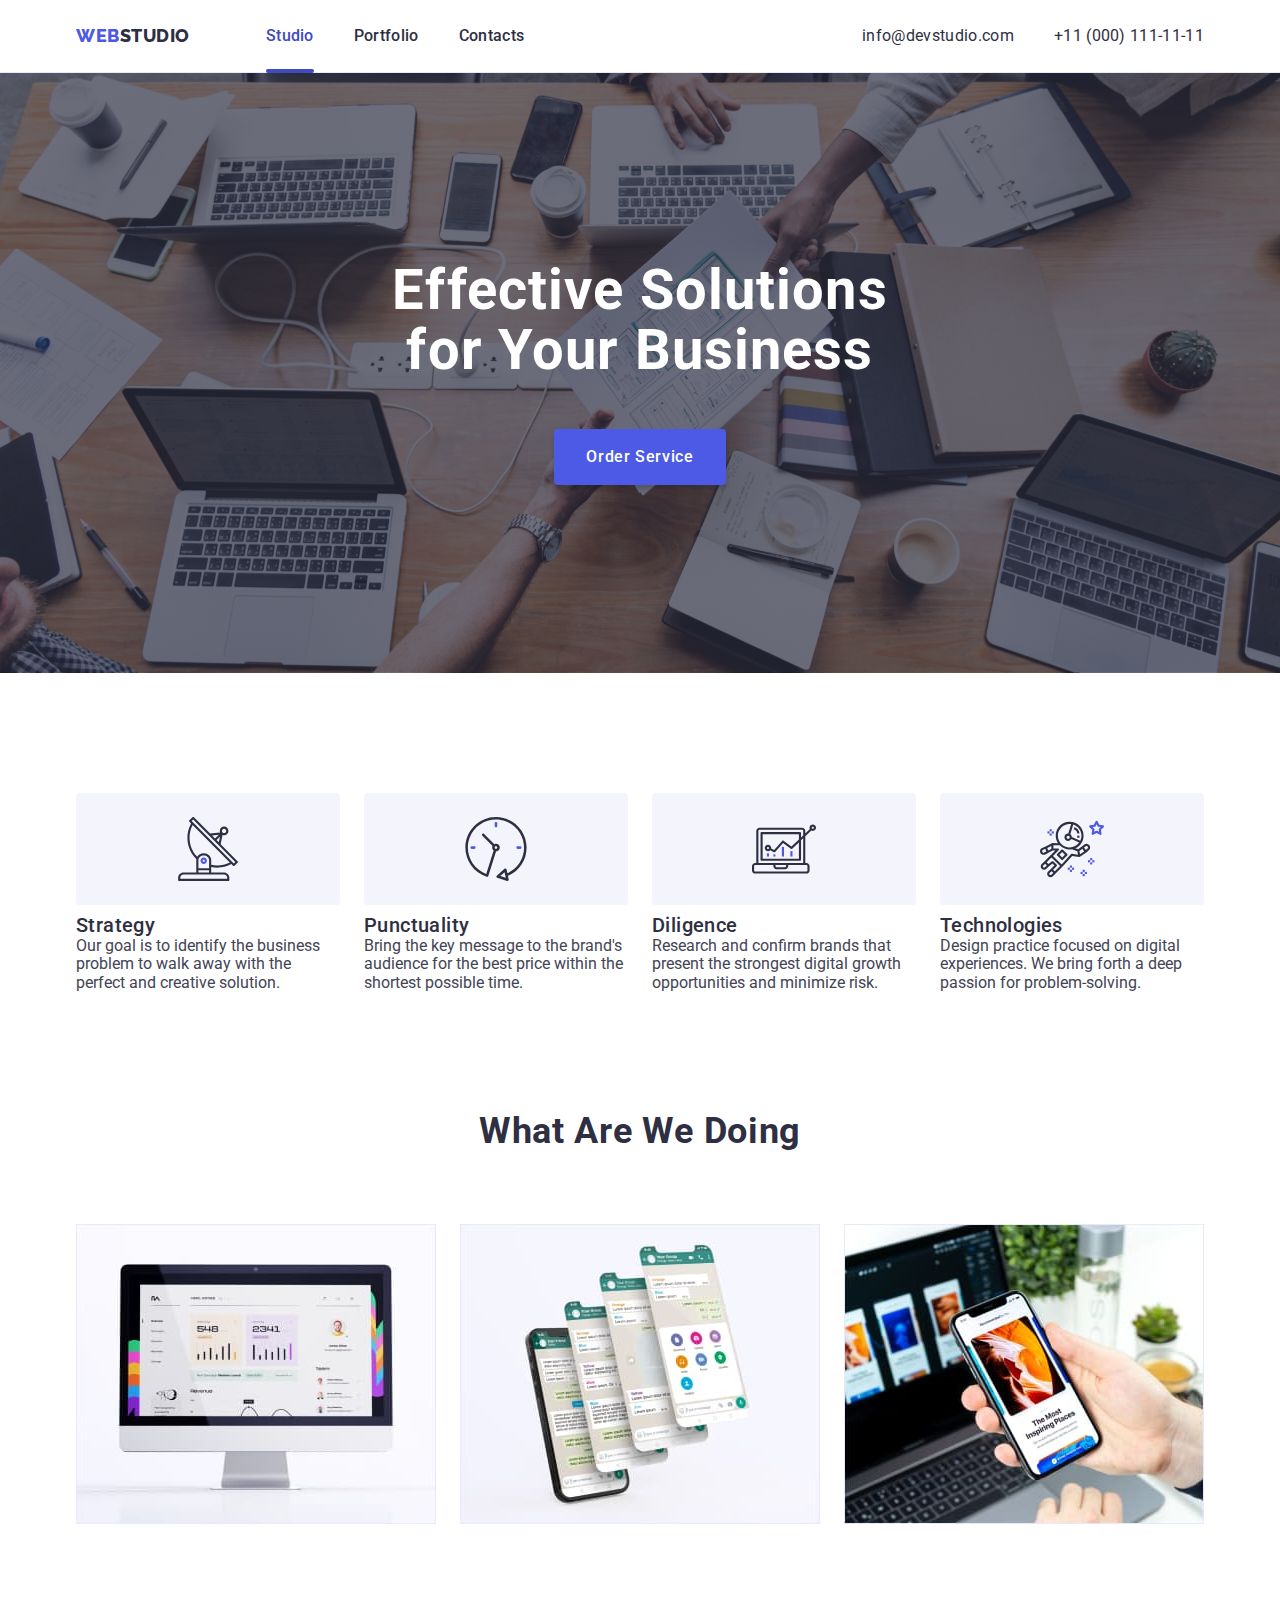
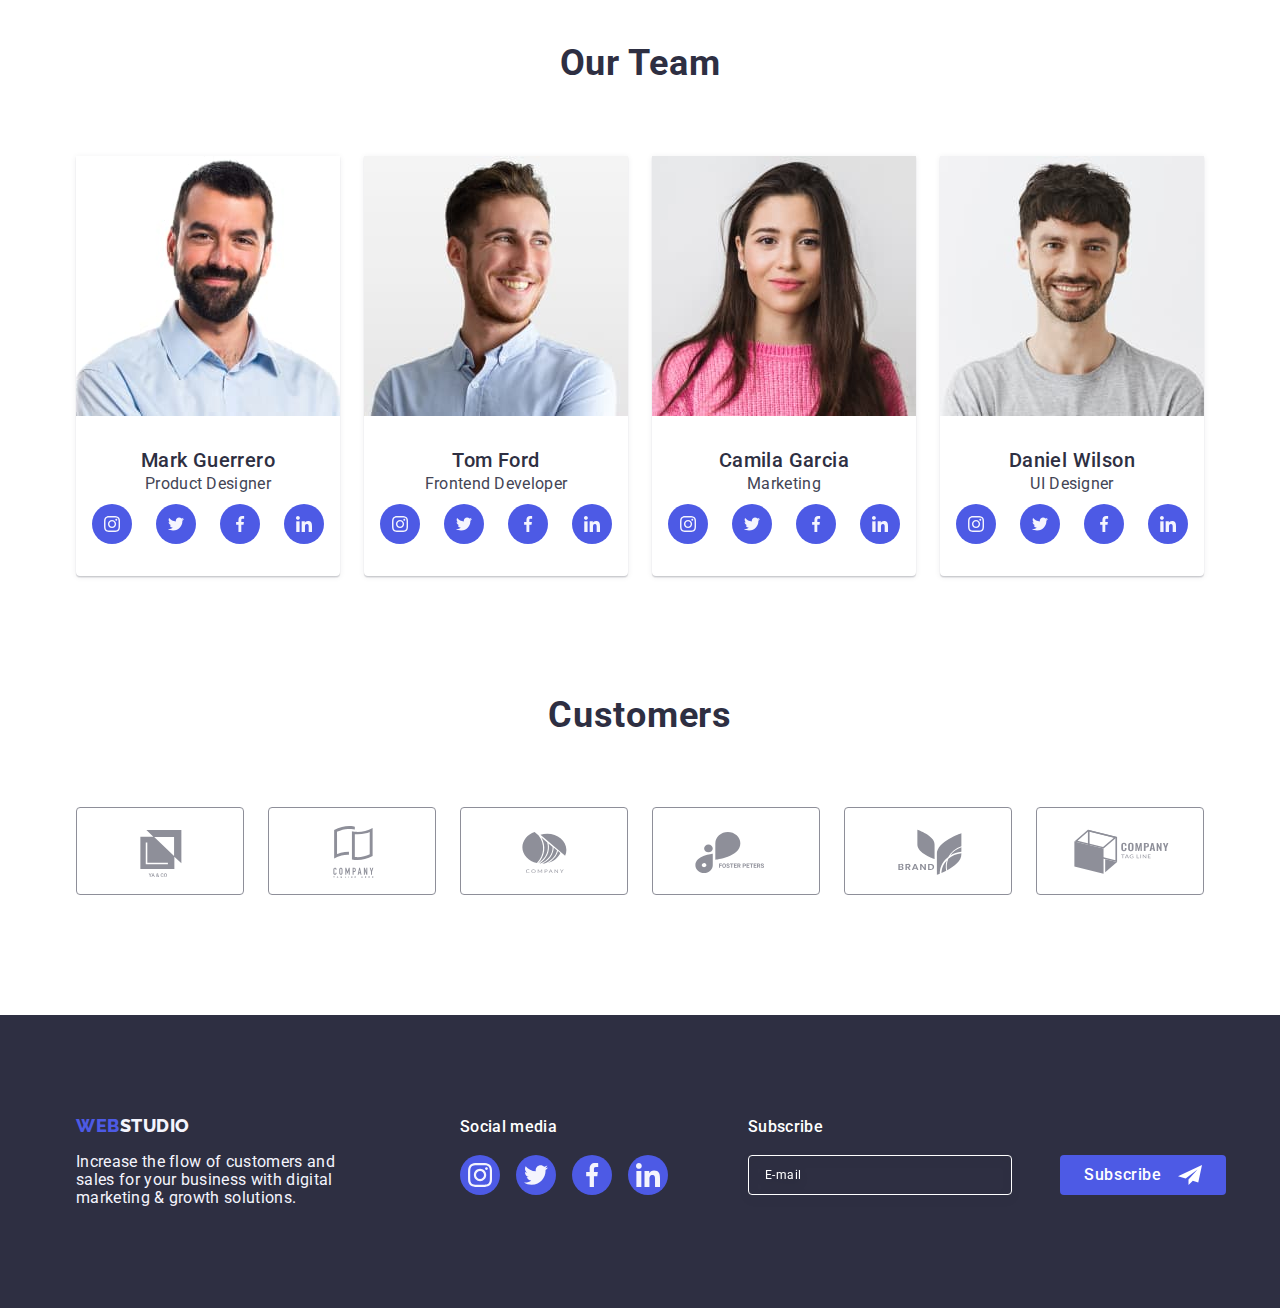
<file: index.html>
<!DOCTYPE html>
<html lang="en">
  <head>
    <meta charset="UTF-8" />
    <meta http-equiv="X-UA-Compatible" content="IE=edge" />
    <meta name="viewport" content="width=device-width, initial-scale=1.0" />
    <title>Effective Solutions for Your Business</title>
    <link rel="preconnect" href="https://fonts.googleapis.com" />
    <link rel="preconnect" href="https://fonts.gstatic.com" crossorigin />
    <link
      href="https://fonts.googleapis.com/css2?family=Raleway:wght@800&family=Roboto:wght@400;500;700&display=swap"
      rel="stylesheet"
    />
    <link
      rel="stylesheet"
      href="https://cdn.jsdelivr.net/npm/modern-normalize@1.1.0/modern-normalize.min.css"
    />
    <link rel="stylesheet" href="./css/style.css" />
  </head>
  <body>
    <!-- Header -->
    <header class="header-block">
      <div class="page-header-container container">
        <nav class="main-navigation">
          <a class="logo-link link" href="./index.html">
            Web<span class="color-logo">Studio</span>
          </a>
          <ul class="menu-list list">
            <li class="menu-item">
              <a class="menu-link current-page link" href="./index.html"
                >Studio</a
              >
            </li>
            <li class="menu-item">
              <a class="menu-link link" href="./portfolio.html">Portfolio</a>
            </li>
            <li class="menu-item">
              <a class="menu-link link" href="./index.html">Contacts</a>
            </li>
          </ul>
        </nav>
        <address class="main-adress">
          <ul class="adress-list list">
            <li class="adress-item">
              <a class="adress-link link" href="mailto:info@devstudio.com"
                >info@devstudio.com</a
              >
            </li>
            <li>
              <a class="adress-link link" href="tel:+110001111111"
                >+11 (000) 111-11-11</a
              >
            </li>
          </ul>
        </address>
      </div>
    </header>
    <!-- Sections -->
    <main class="main">
      <!-- Hero -->
      <section class="hero">
        <div class="container">
          <h1 class="hero-title">
            Effective Solutions<br />
            for Your Business
          </h1>
          <button class="hero-btn" type="button" data-modal-open>
            Order Service
          </button>
        </div>
      </section>
      <!-- Features -->
      <section class="features">
        <div class="container">
          <h2 class="hidden-title">How are we work</h2>
          <ul class="features-list list">
            <li class="features-item list">
              <div class="features-icon-wrapper">
                <svg class="features-icon" width="64" height="64">
                  <use href="./images/icons.svg#icon-antenna"></use>
                </svg>
              </div>
              <h3 class="features-title">Strategy</h3>
              <p class="features-desc link">
                Our goal is to identify the business problem to walk away with
                the perfect and creative solution.
              </p>
            </li>
            <li class="features-item list">
              <div class="features-icon-wrapper">
                <svg class="features-icon" width="64" height="64">
                  <use href="./images/icons.svg#icon-clock"></use>
                </svg>
              </div>
              <h3 class="features-title">Punctuality</h3>
              <p class="features-desc link">
                Bring the key message to the brand's audience for the best price
                within the shortest possible time.
              </p>
            </li>
            <li class="features-item list">
              <div class="features-icon-wrapper">
                <svg class="features-icon" width="64" height="64">
                  <use href="./images/icons.svg#icon-diagram"></use>
                </svg>
              </div>
              <h3 class="features-title">Diligence</h3>
              <p class="features-desc link">
                Research and confirm brands that present the strongest digital
                growth opportunities and minimize risk.
              </p>
            </li>
            <li class="features-item list">
              <div class="features-icon-wrapper">
                <svg class="features-icon" width="64" height="64">
                  <use href="./images/icons.svg#icon-astronaut"></use>
                </svg>
              </div>
              <h3 class="features-title">Technologies</h3>
              <p class="features-desc link">
                Design practice focused on digital experiences. We bring forth a
                deep passion for problem-solving.
              </p>
            </li>
          </ul>
        </div>
      </section>
      <!-- Services -->
      <section class="services">
        <div class="container">
          <h2 class="services-title">What are we doing</h2>
          <ul class="services-list list">
            <li class="services-item">
              <img
                class="services-link"
                src="./images/what-are-we-doing/rectangle-1.jpg"
                alt="Monitor"
                width="360"
                height="300"
              />
            </li>
            <li class="services-item">
              <img
                class="services-link"
                src="./images/what-are-we-doing/rectangle-2.jpg"
                alt="Four phone screens"
                width="360"
                height="300"
              />
            </li>
            <li class="services-item">
              <img
                class="services-link"
                src="./images/what-are-we-doing/rectangle-3.jpg"
                alt="Monitor and phone"
                width="360"
                height="300"
              />
            </li>
          </ul>
        </div>
      </section>
      <!-- Our team -->
      <section class="team">
        <div class="container">
          <h2 class="team-title">Our Team</h2>
          <ul class="team-list list">
            <li class="team-item">
              <img
                class="team-pictures"
                src="./images/our-team/mark-guerrero.jpg"
                alt="Mark Guerrero"
                width="264"
                height="260"
              />
              <div class="our-team-card-wrapper">
                <h3 class="team-name">Mark Guerrero</h3>
                <p class="team-link link">Product Designer</p>
                <ul class="social-list list">
                  <li class="social-list-item">
                    <a href="" class="social-list-link link">
                      <svg class="social-list-icon" width="16" height="16">
                        <use href="./images/icons.svg#icon-instagram"></use>
                      </svg>
                    </a>
                  </li>
                  <li class="social-list-item">
                    <a href="" class="social-list-link link">
                      <svg class="social-list-icon" width="16" height="16">
                        <use href="./images/icons.svg#icon-twitter"></use>
                      </svg>
                    </a>
                  </li>
                  <li class="social-list-item">
                    <a href="" class="social-list-link link">
                      <svg class="social-list-icon" width="16" height="16">
                        <use href="./images/icons.svg#icon-facebook"></use>
                      </svg>
                    </a>
                  </li>
                  <li class="social-list-item">
                    <a href="" class="social-list-link link">
                      <svg class="social-list-icon" width="16" height="16">
                        <use href="./images/icons.svg#icon-linkedin"></use>
                      </svg>
                    </a>
                  </li>
                </ul>
              </div>
            </li>
            <li class="team-item">
              <img
                class="team-pictures"
                src="./images/our-team/tom-ford.jpg"
                alt="Tom Ford"
                width="264"
                height="260"
              />
              <div class="our-team-card-wrapper">
                <h3 class="team-name">Tom Ford</h3>
                <p class="team-link link">Frontend Developer</p>
                <ul class="social-list list">
                  <li class="social-list-item">
                    <a href="" class="social-list-link link">
                      <svg class="social-list-icon" width="16" height="16">
                        <use href="./images/icons.svg#icon-instagram"></use>
                      </svg>
                    </a>
                  </li>
                  <li class="social-list-item">
                    <a href="" class="social-list-link link">
                      <svg class="social-list-icon" width="16" height="16">
                        <use href="./images/icons.svg#icon-twitter"></use>
                      </svg>
                    </a>
                  </li>
                  <li class="social-list-item">
                    <a href="" class="social-list-link link">
                      <svg class="social-list-icon" width="16" height="16">
                        <use href="./images/icons.svg#icon-facebook"></use>
                      </svg>
                    </a>
                  </li>
                  <li class="social-list-item">
                    <a href="" class="social-list-link link">
                      <svg class="social-list-icon" width="16" height="16">
                        <use href="./images/icons.svg#icon-linkedin"></use>
                      </svg>
                    </a>
                  </li>
                </ul>
              </div>
            </li>
            <li class="team-item">
              <img
                class="team-pictures"
                src="./images/our-team/camila-garcia.jpg"
                alt="Camila Garcia"
                width="264"
                height="260"
              />
              <div class="our-team-card-wrapper">
                <h3 class="team-name">Camila Garcia</h3>
                <p class="team-link link">Marketing</p>
                <ul class="social-list list">
                  <li class="social-list-item">
                    <a href="" class="social-list-link link">
                      <svg class="social-list-icon" width="16" height="16">
                        <use href="./images/icons.svg#icon-instagram"></use>
                      </svg>
                    </a>
                  </li>
                  <li class="social-list-item">
                    <a href="" class="social-list-link link">
                      <svg class="social-list-icon" width="16" height="16">
                        <use href="./images/icons.svg#icon-twitter"></use>
                      </svg>
                    </a>
                  </li>
                  <li class="social-list-item">
                    <a href="" class="social-list-link link">
                      <svg class="social-list-icon" width="16" height="16">
                        <use href="./images/icons.svg#icon-facebook"></use>
                      </svg>
                    </a>
                  </li>
                  <li class="social-list-item">
                    <a href="" class="social-list-link link">
                      <svg class="social-list-icon" width="16" height="16">
                        <use href="./images/icons.svg#icon-linkedin"></use>
                      </svg>
                    </a>
                  </li>
                </ul>
              </div>
            </li>
            <li class="team-item">
              <img
                class="team-pictures"
                src="./images/our-team/daniel-wilson.jpg"
                alt="Daniel Wilson"
                width="264"
                height="260"
              />
              <div class="our-team-card-wrapper">
                <h3 class="team-name">Daniel Wilson</h3>
                <p class="team-link link">UI Designer</p>
                <ul class="social-list list">
                  <li class="social-list-item">
                    <a href="" class="social-list-link link">
                      <svg class="social-list-icon" width="16" height="16">
                        <use href="./images/icons.svg#icon-instagram"></use>
                      </svg>
                    </a>
                  </li>
                  <li class="social-list-item">
                    <a href="" class="social-list-link link">
                      <svg class="social-list-icon" width="16" height="16">
                        <use href="./images/icons.svg#icon-twitter"></use>
                      </svg>
                    </a>
                  </li>
                  <li class="social-list-item">
                    <a href="" class="social-list-link link">
                      <svg class="social-list-icon" width="16" height="16">
                        <use href="./images/icons.svg#icon-facebook"></use>
                      </svg>
                    </a>
                  </li>
                  <li class="social-list-item">
                    <a href="" class="social-list-link link">
                      <svg class="social-list-icon" width="16" height="16">
                        <use href="./images/icons.svg#icon-linkedin"></use>
                      </svg>
                    </a>
                  </li>
                </ul>
              </div>
            </li>
          </ul>
        </div>
      </section>
      <!-- Customers -->
      <section class="customers section">
        <div class="container">
          <h2 class="custumers-title">Customers</h2>
          <ul class="customers-list list">
            <li class="customers-list-item">
              <a class="customers-link" href="#">
                <svg class="customers-icon" width="104" height="56">
                  <use href="./images/icons.svg#icon-client1"></use>
                </svg>
              </a>
            </li>
            <li class="customers-list-item">
              <a class="customers-link" href="#">
                <svg class="customers-icon" width="104" height="56">
                  <use href="./images/icons.svg#icon-client2"></use>
                </svg>
              </a>
            </li>
            <li class="customers-list-item">
              <a class="customers-link" href="#">
                <svg class="customers-icon" width="104" height="56">
                  <use href="./images/icons.svg#icon-client3"></use>
                </svg>
              </a>
            </li>
            <li class="customers-list-item">
              <a class="customers-link" href="#">
                <svg class="customers-icon" width="104" height="56">
                  <use href="./images/icons.svg#icon-client4"></use>
                </svg>
              </a>
            </li>
            <li class="customers-list-item">
              <a class="customers-link" href="#">
                <svg class="customers-icon" width="104" height="56">
                  <use href="./images/icons.svg#icon-client5"></use>
                </svg>
              </a>
            </li>
            <li class="customers-list-item">
              <a class="customers-link" href="#">
                <svg class="customers-icon" width="104" height="56">
                  <use href="./images/icons.svg#icon-client6"></use>
                </svg>
              </a>
            </li>
          </ul>
        </div>
      </section>
    </main>
    <!-- Footer -->
    <footer class="footer-block">
      <div class="footer-wrapper container">
        <div class="footer-left-side">
          <a class="logo-link-footer link" href="./index.html"
            >Web<span class="color-logo-footer">Studio</span></a
          >
          <p class="footer-desc">
            Increase the flow of customers and sales for your business with
            digital marketing & growth solutions.
          </p>
        </div>
        <div class="footer-right-side">
          <p class="footer-right-side-title">Social media</p>
          <ul class="social-list-footer list">
            <li class="social-list-footer-item">
              <a class="social-list-footer-link" href="">
                <svg class="social-list-footer-icon" width="24" height="24">
                  <use href="./images/icons.svg#icon-instagram"></use>
                </svg>
              </a>
            </li>
            <li class="social-list-footer-item">
              <a class="social-list-footer-link" href="">
                <svg class="social-list-footer-icon" width="24" height="24">
                  <use href="./images/icons.svg#icon-twitter"></use>
                </svg>
              </a>
            </li>
            <li class="social-list-footer-item">
              <a class="social-list-footer-link" href="">
                <svg class="social-list-footer-icon" width="24" height="24">
                  <use href="./images/icons.svg#icon-facebook"></use>
                </svg>
              </a>
            </li>
            <li class="social-list-footer-item">
              <a class="social-list-footer-link" href="">
                <svg class="social-list-footer-icon" width="24" height="24">
                  <use href="./images/icons.svg#icon-linkedin"></use>
                </svg>
              </a>
            </li>
          </ul>
        </div>
        <div class="footer-sub-side">
          <p class="footer-sub-title">Subscribe</p>
          <form class="footer-sub-form">
            <label class="footer-sub-form-field">
              <input
                type="email"
                name="user-email"
                placeholder="E-mail"
                class="footer-sub-form-input"
              />
            </label>
            <button type="submit" class="footer-sub-btn">
              Subscribe
              <svg class="footer-sub-icon" width="24" height="24">
                <use href="./images/icons.svg#icon-sub"></use>
              </svg>
            </button>
          </form>
        </div>
      </div>
    </footer>
    <!-- Backdrop -->
    <div class="backdrop is-hidden" data-modal>
      <div class="modal">
        <button type="button" class="modal-close-btn" data-modal-close>
          <svg class="modal-close-icon" width="8" height="8">
            <use href="./images/icons.svg#icon-close"></use>
          </svg>
        </button>
        <p class="contact-title">
          Leave your contacts and we will call you back
        </p>
        <form class="contact-form">
          <div class="contact-form-mar">
            <label class="contact-form-desc" for="user-name">Name</label>
            <div class="contact-form-imput-wrapper">
              <input
                class="contact-form-imput"
                type="text"
                name="user-name"
                id="user-name"
                required
                pattern="[a-zA-Zа-яА-ЯіІїЇєЄ']+"
              />
              <svg class="contact-form-icon" width="18" height="24">
                <use href="./images/icons.svg#icon-person"></use>
              </svg>
            </div>
          </div>
          <div class="contact-form-mar">
            <label class="contact-form-desc" for="user-tel">Phone</label>
            <div class="contact-form-imput-wrapper">
              <input
                class="contact-form-imput"
                type="tel"
                name="user-tel"
                id="user-tel"
                required
                pattern="[0-9]{3}-[0-9]{3}-[0-9]{2}-[0-9]{2}"
                title="xxx-xxx-xx-xx"
              />
              <svg class="contact-form-icon" width="18" height="24">
                <use href="./images/icons.svg#icon-phone"></use>
              </svg>
            </div>
          </div>
          <div class="contact-form-mar">
            <label class="contact-form-desc" for="user-email">Email</label>
            <div class="contact-form-imput-wrapper">
              <input
                class="contact-form-imput"
                type="text"
                name="user-email"
                id="user-email"
                required
                pattern="[a-zA-Zа-яА-ЯіІїЇєЄ']+"
              />
              <svg class="contact-form-icon" width="18" height="24">
                <use href="./images/icons.svg#icon-email"></use>
              </svg>
            </div>
          </div>
          <div class="contact-form-field-wrapper">
            <label class="contact-form-desc" for="user-comment">Comment</label>
            <textarea
              class="contact-form-comment"
              name="user-comment"
              id="user-comment"
              placeholder="Text input"
            ></textarea>
          </div>
          <div class="contact-form-policy-wrapper">
            <input
              class="contact-form-policy visually-hidden"
              type="checkbox"
              name="user-privacy"
              id="user-privacy"
              value="true"
              required
            />
            <label class="contact-form-policy-desc" for="user-privacy">
              <span class="contact-form-checkmark-page">
                <svg class="contact-form-checkbox-icon" width="10" height="8">
                  <use
                    class="contact-form-checkmark"
                    href="./images/icons.svg#icon-checkbox"
                  ></use>
                </svg>
              </span>
              I accept the terms and conditions of the
              <a href="./index.html" class="contact-form-policy-color"
                >Privacy Policy</a
              >
            </label>
          </div>
          <button type="submit" class="contact-form-submit">Send</button>
        </form>
      </div>
    </div>
    <!-- Scripts -->
    <script src="./modal/modal.js"></script>
  </body>
</html>
</file>
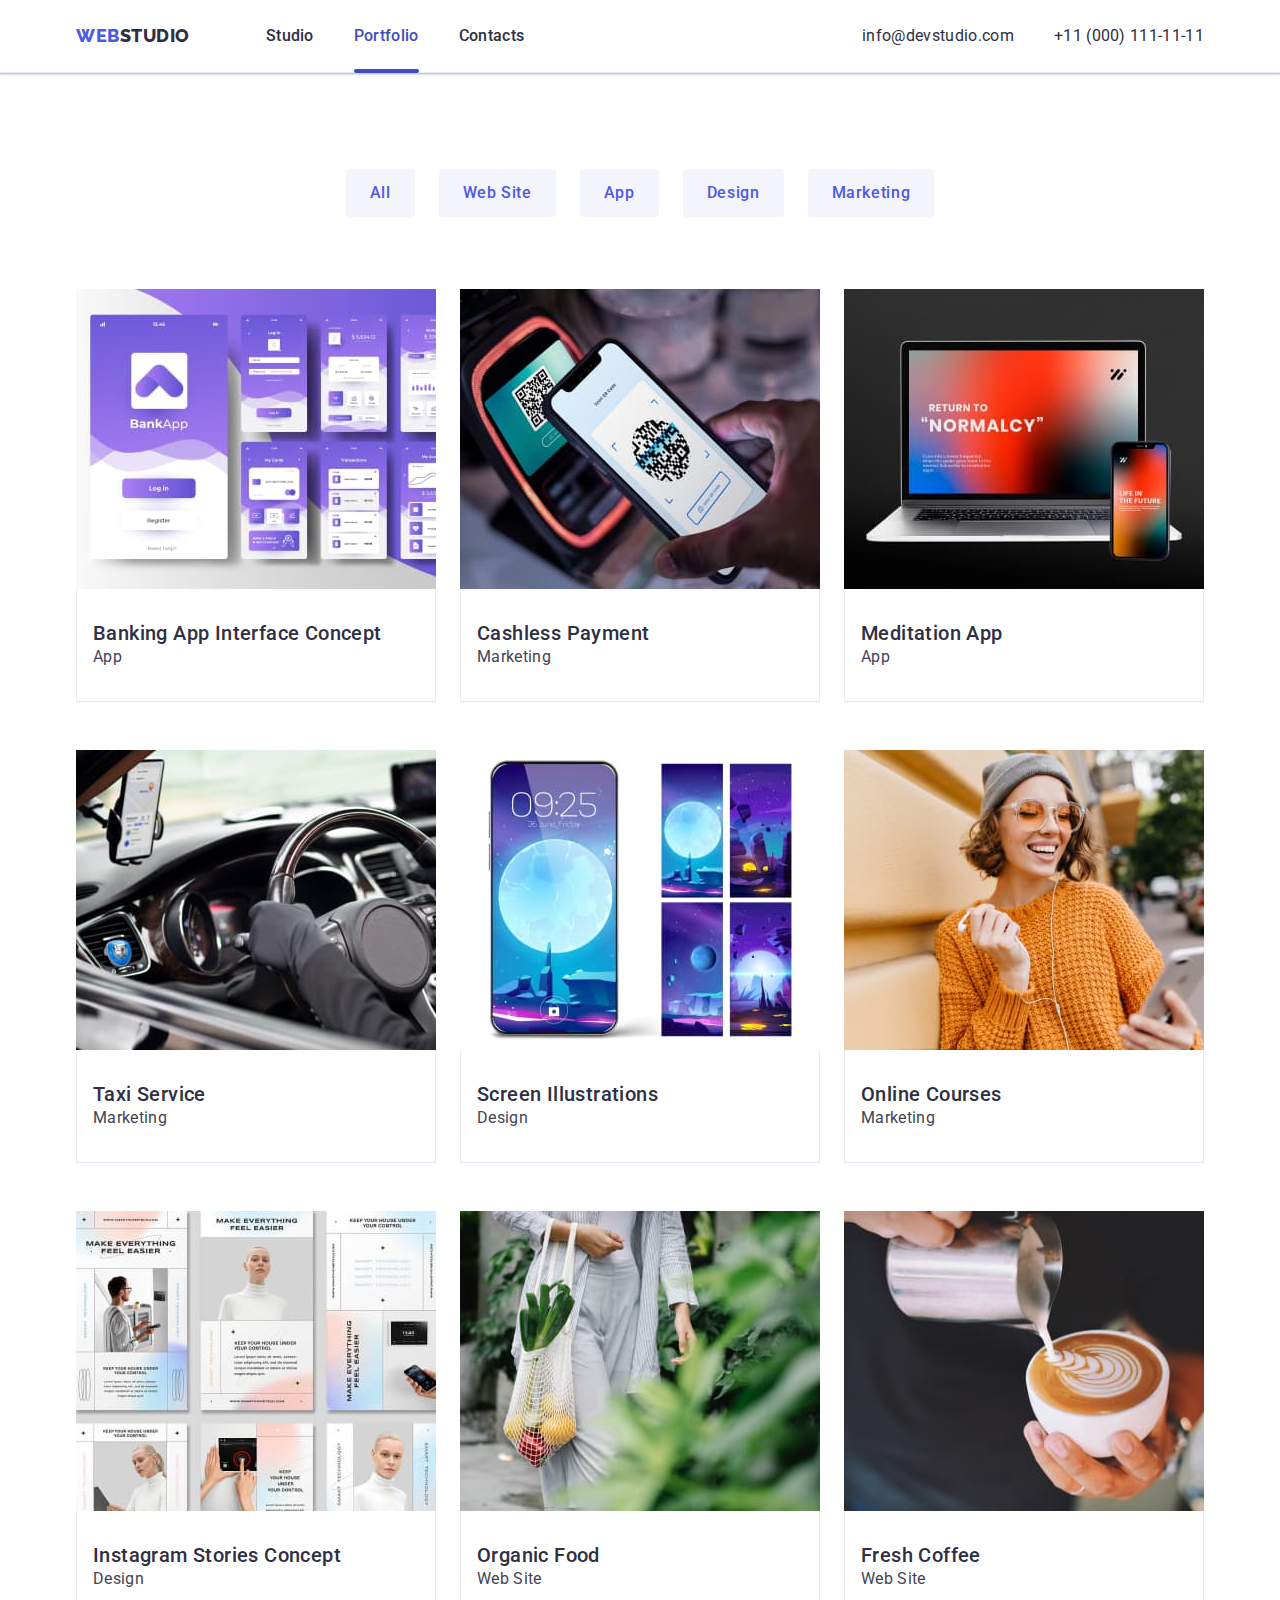
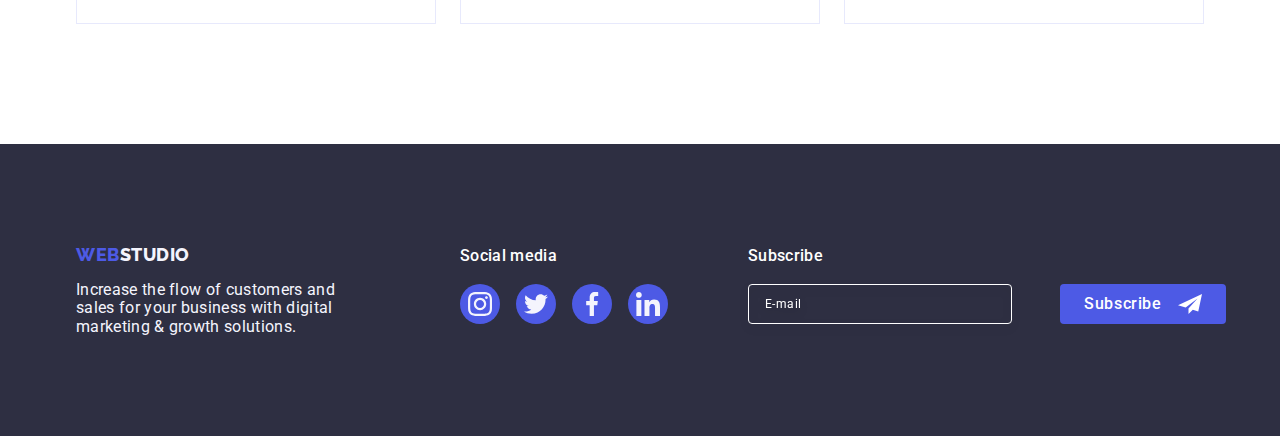
<file: portfolio.html>
<!DOCTYPE html>
<html lang="en">
  <head>
    <meta charset="UTF-8" />
    <meta http-equiv="X-UA-Compatible" content="IE=edge" />
    <meta name="viewport" content="width=device-width, initial-scale=1.0" />
    <title>Portfolio</title>
    <link rel="preconnect" href="https://fonts.googleapis.com" />
    <link rel="preconnect" href="https://fonts.gstatic.com" crossorigin />
    <link
      href="https://fonts.googleapis.com/css2?family=Raleway:wght@800&family=Roboto:wght@400;500;700&display=swap"
      rel="stylesheet"
    />
    <link
      rel="stylesheet"
      href="https://cdn.jsdelivr.net/npm/modern-normalize@1.1.0/modern-normalize.min.css"
    />
    <link rel="stylesheet" href="./css/style.css" />
  </head>
  <body>
    <!-- Header -->
    <header class="header-block">
      <div class="page-header-container container">
        <nav class="main-navigation">
          <a class="logo-link link" href="./index.html">
            Web<span class="color-logo">Studio</span>
          </a>
          <ul class="menu-list list">
            <li class="menu-item">
              <a class="menu-link link" href="./index.html">Studio</a>
            </li>
            <li class="menu-item">
              <a class="menu-link current-page link" href="./portfolio.html"
                >Portfolio</a
              >
            </li>
            <li class="menu-item">
              <a class="menu-link link" href="./index.html">Contacts</a>
            </li>
          </ul>
        </nav>
        <address class="main-adress">
          <ul class="adress-list list">
            <li class="adress-item">
              <a class="adress-link link" href="mailto:info@devstudio.com"
                >info@devstudio.com</a
              >
            </li>
            <li>
              <a class="adress-link link" href="tel:+110001111111"
                >+11 (000) 111-11-11</a
              >
            </li>
          </ul>
        </address>
      </div>
    </header>
    <!-- Sections -->
    <main class="main-block">
      <section class="portfolio">
        <div class="container">
          <h1 class="visually-hidden">Portfolio</h1>
          <!-- Portfolio buttons navigations -->
          <ul class="buttons-list list">
            <li class="buttons-item">
              <button class="btn-portfolio" type="button">All</button>
            </li>
            <li class="buttons-item">
              <button class="btn-portfolio" type="button">Web Site</button>
            </li>
            <li class="buttons-item">
              <button class="btn-portfolio" type="button">App</button>
            </li>
            <li class="buttons-item">
              <button class="btn-portfolio" type="button">Design</button>
            </li>
            <li class="buttons-item">
              <button class="btn-portfolio" type="button">Marketing</button>
            </li>
          </ul>
          <!-- Portfolio pictures -->
          <ul class="portfolio-list list">
            <li class="portfolio-item">
              <a class="portfolio-link link" href="">
                <!-- Line 1 -->
                <div class="portfolio-img-list-wrapper">
                  <img
                    src="./images/portfolio/img1.jpg"
                    alt="Banking App Interface Concept"
                    width="360"
                    height="300"
                  />
                  <p class="overlay">
                    14 Stylish and User-Friendly App Design Concepts · Task
                    Manager App · Calorie Tracker App · Exotic Fruit Ecommerce
                    App · Cloud Storage App
                  </p>
                </div>
                <div class="portfolio-card-wrapper">
                  <h3 class="portfolio-picture-name">
                    Banking App Interface Concept
                  </h3>
                  <p class="portfolio-text">App</p>
                </div>
              </a>
            </li>
            <li class="portfolio-item">
              <a class="portfolio-link link" href="">
                <div class="portfolio-img-list-wrapper">
                  <img
                    src="./images/portfolio/img2.jpg"
                    alt="Cashless Payment"
                    width="360"
                    height="300"
                  />
                  <p class="overlay">
                    14 Stylish and User-Friendly App Design Concepts · Task
                    Manager App · Calorie Tracker App · Exotic Fruit Ecommerce
                    App · Cloud Storage App
                  </p>
                </div>
                <div class="portfolio-card-wrapper">
                  <h3 class="portfolio-picture-name">Cashless Payment</h3>
                  <p class="portfolio-text">Marketing</p>
                </div>
              </a>
            </li>
            <li class="portfolio-item">
              <a class="portfolio-link link" href="">
                <div class="portfolio-img-list-wrapper">
                  <img
                    src="./images/portfolio/img3.jpg   "
                    alt="Meditation App"
                    width="360"
                    height="300"
                  />
                  <p class="overlay">
                    14 Stylish and User-Friendly App Design Concepts · Task
                    Manager App · Calorie Tracker App · Exotic Fruit Ecommerce
                    App · Cloud Storage App
                  </p>
                </div>
                <!-- Line 2 -->
                <div class="portfolio-card-wrapper">
                  <h3 class="portfolio-picture-name">Meditation App</h3>
                  <p class="portfolio-text">App</p>
                </div>
              </a>
            </li>
            <li class="portfolio-item">
              <a class="portfolio-link link" href="">
                <div class="portfolio-img-list-wrapper">
                  <img
                    src="./images/portfolio/img4.jpg"
                    alt="Taxi Service"
                    width="360"
                    height="300"
                  />
                  <p class="overlay">
                    14 Stylish and User-Friendly App Design Concepts · Task
                    Manager App · Calorie Tracker App · Exotic Fruit Ecommerce
                    App · Cloud Storage App
                  </p>
                </div>
                <div class="portfolio-card-wrapper">
                  <h3 class="portfolio-picture-name">Taxi Service</h3>
                  <p class="portfolio-text">Marketing</p>
                </div>
              </a>
            </li>
            <li class="portfolio-item">
              <a class="portfolio-link link" href="">
                <div class="portfolio-img-list-wrapper">
                  <img
                    src="./images/portfolio/img5.jpg"
                    alt="Screen Illustrations"
                    width="360"
                    height="300"
                  />
                  <p class="overlay">
                    14 Stylish and User-Friendly App Design Concepts · Task
                    Manager App · Calorie Tracker App · Exotic Fruit Ecommerce
                    App · Cloud Storage App
                  </p>
                </div>
                <div class="portfolio-card-wrapper">
                  <h3 class="portfolio-picture-name">Screen Illustrations</h3>
                  <p class="portfolio-text">Design</p>
                </div>
              </a>
            </li>
            <li class="portfolio-item">
              <a class="portfolio-link link" href="">
                <div class="portfolio-img-list-wrapper">
                  <img
                    src="./images/portfolio/img6.jpg"
                    alt="Online Courses"
                    width="360"
                    height="300"
                  />
                  <p class="overlay">
                    14 Stylish and User-Friendly App Design Concepts · Task
                    Manager App · Calorie Tracker App · Exotic Fruit Ecommerce
                    App · Cloud Storage App
                  </p>
                </div>
                <!-- Line 3 -->
                <div class="portfolio-card-wrapper">
                  <h3 class="portfolio-picture-name">Online Courses</h3>
                  <p class="portfolio-text">Marketing</p>
                </div>
              </a>
            </li>
            <li class="portfolio-item">
              <a class="portfolio-link link" href="">
                <div class="portfolio-img-list-wrapper">
                  <img
                    src="./images/portfolio/img7.jpg"
                    alt="Instagram Stories Concept"
                    width="360"
                    height="300"
                  />
                  <p class="overlay">
                    14 Stylish and User-Friendly App Design Concepts · Task
                    Manager App · Calorie Tracker App · Exotic Fruit Ecommerce
                    App · Cloud Storage App
                  </p>
                </div>
                <div class="portfolio-card-wrapper">
                  <h3 class="portfolio-picture-name">
                    Instagram Stories Concept
                  </h3>
                  <p class="portfolio-text">Design</p>
                </div>
              </a>
            </li>
            <li class="portfolio-item">
              <a class="portfolio-link link" href="">
                <div class="portfolio-img-list-wrapper">
                  <img
                    src="./images/portfolio/img8.jpg"
                    alt="Organic Food"
                    width="360"
                    height="300"
                  />
                  <p class="overlay">
                    14 Stylish and User-Friendly App Design Concepts · Task
                    Manager App · Calorie Tracker App · Exotic Fruit Ecommerce
                    App · Cloud Storage App
                  </p>
                </div>
                <div class="portfolio-card-wrapper">
                  <h3 class="portfolio-picture-name">Organic Food</h3>
                  <p class="portfolio-text">Web Site</p>
                </div>
              </a>
            </li>
            <li class="portfolio-item">
              <a class="portfolio-link link" href="">
                <div class="portfolio-img-list-wrapper">
                  <img
                    src="./images/portfolio/img9.jpg"
                    alt="Fresh Coffee"
                    width="360"
                    height="300"
                  />
                  <p class="overlay">
                    14 Stylish and User-Friendly App Design Concepts · Task
                    Manager App · Calorie Tracker App · Exotic Fruit Ecommerce
                    App · Cloud Storage App
                  </p>
                </div>
                <div class="portfolio-card-wrapper">
                  <h3 class="portfolio-picture-name">Fresh Coffee</h3>
                  <p class="portfolio-text">Web Site</p>
                </div>
              </a>
            </li>
          </ul>
        </div>
      </section>
    </main>
    <!-- Footer -->
    <footer class="footer-block">
      <div class="footer-wrapper container">
        <div class="footer-left-side">
          <a class="logo-link-footer link" href="./index.html"
            >Web<span class="color-logo-footer">Studio</span></a
          >
          <p class="footer-desc">
            Increase the flow of customers and sales for your business with
            digital marketing & growth solutions.
          </p>
        </div>
        <div class="footer-right-side">
          <p class="footer-right-side-title">Social media</p>
          <ul class="social-list-footer list">
            <li class="social-list-footer-item">
              <a class="social-list-footer-link" href="">
                <svg class="social-list-footer-icon" width="24" height="24">
                  <use href="./images/icons.svg#icon-instagram"></use>
                </svg>
              </a>
            </li>
            <li class="social-list-footer-item">
              <a class="social-list-footer-link" href="">
                <svg class="social-list-footer-icon" width="24" height="24">
                  <use href="./images/icons.svg#icon-twitter"></use>
                </svg>
              </a>
            </li>
            <li class="social-list-footer-item">
              <a class="social-list-footer-link" href="">
                <svg class="social-list-footer-icon" width="24" height="24">
                  <use href="./images/icons.svg#icon-facebook"></use>
                </svg>
              </a>
            </li>
            <li class="social-list-footer-item">
              <a class="social-list-footer-link" href="">
                <svg class="social-list-footer-icon" width="24" height="24">
                  <use href="./images/icons.svg#icon-linkedin"></use>
                </svg>
              </a>
            </li>
          </ul>
        </div>
        <div class="footer-sub-side">
          <p class="footer-sub-title">Subscribe</p>
          <form class="footer-sub-form">
            <label class="footer-sub-form-field">
              <input
                type="email"
                name="user-email"
                placeholder="E-mail"
                class="footer-sub-form-input"
              />
            </label>
            <button type="submit" class="footer-sub-btn">
              Subscribe
              <svg class="footer-sub-icon" width="24" height="24">
                <use href="./images/icons.svg#icon-sub"></use>
              </svg>
            </button>
          </form>
        </div>
      </div>
    </footer>
  </body>
</html>
</file>
<file: css/style.css>
/*-------------------------------General--------------------------------------*/

:root {
  --primary-font: "Roboto", sans-serif;
  --primary-text-color: #2e2f42;
  --secondary-text-color: #434455;
  --text-color-hover: #4d5ae5;
  --accent-color: #404bbf;
  --background-color: #ffffff;
  --background-btn-filters: #f4f4fd;
  --transition-duration-and-func: 250ms cubic-bezier(0.4, 0, 0.2, 1);
}

h1,
h2,
h3,
h4,
h5,
h6,
p {
  margin-top: 0;
  margin-bottom: 0;
}

ul,
ol {
  margin-top: 0;
  margin-bottom: 0;
  padding-left: 0;
}

img {
  display: block;
}

button {
  cursor: pointer;
}

.list {
  list-style: none;
}

.link {
  text-decoration: none;
}

body {
  font-family: var(--primary-font);
  color: #434455;
  border-color: var(--background-color);
}

.container {
  padding: 0 15px;
  width: 1158px;
  margin: 0 auto;
}

.section {
  padding-top: 120px;
  padding-bottom: 120px;
}

.visually-hidden {
  position: absolute;
  white-space: nowrap;
  width: 1px;
  height: 1px;
  overflow: hidden;
  border: 0;
  padding: 0;
  clip: rect(0 0 0 0);
  clip-path: inset(50%);
  margin: -1px;
}

/*--------------------------Header------------------------------- */

.header-block {
  border-bottom: 1px solid #e7e9fc;
  box-shadow: 0px 2px 1px rgba(46, 47, 66, 0.08),
    0px 1px 1px rgba(46, 47, 66, 0.16), 0px 1px 6px rgba(46, 47, 66, 0.08);
}

.page-header-container {
  display: flex;
  align-items: center;
  justify-content: space-between;
}

.main-navigation {
  display: flex;
  align-items: center;
}

.menu-list {
  display: flex;
  align-items: center;
}

.menu-item:not(:last-child) {
  margin-right: 40px;
}

.logo-link {
  padding: 24px 0;
  margin-right: 76px;
  font-family: "Raleway", sans-serif;
  font-weight: 800;
  font-size: 18px;
  line-height: 1.17;
  display: flex;
  align-items: center;
  letter-spacing: 0.03em;
  text-transform: uppercase;
  text-decoration: none;
  color: var(--text-color-hover);
}

.color-logo {
  color: var(--primary-text-color);
}

.menu-link {
  color: var(--primary-text-color);
  position: relative;
  font-weight: 500;
  font-size: 16px;
  line-height: 1.5;
  letter-spacing: 0.02em;
  transition: color var(--transition-duration-and-func);
}

.menu-link {
  display: block;
  padding: 24px 0;
}

.main-link {
  padding-top: 24px;
  padding-bottom: 24px;
}

.menu-link:hover,
.menu-link:focus {
  color: var(--accent-color);
}

.main-adress {
  font-style: normal;
}

.main-adress:not(:last-child) {
  margin-right: 24px;
}

.adress-link {
  color: var(--primary-text-color);
  position: relative;
  text-decoration: none;
  font-weight: 400;
  font-size: 16px;
  line-height: 1.5;
  letter-spacing: 0.02em;
  transition: color var(--transition-duration-and-func);
}

.adress-link:hover,
.adress-link:focus {
  color: var(--accent-color);
}

.adress-list {
  gap: 40px;
  display: flex;
  align-items: center;
}

.current-page {
  color: #404bbf;
  position: relative;
}

.current-page::after {
  content: "";
  position: absolute;
  bottom: -1px;
  right: 0;
  width: 100%;
  height: 4px;
  background-color: #404bbf;
  border-radius: 2px;
}

/*--------------------------------Section------------------------------------- */

/* Hero */
.hero-title {
  font-weight: 700;
  font-size: 56px;
  line-height: 1.07;
  max-width: 496px;
  margin-left: auto;
  margin-right: auto;
  margin-bottom: 48px;
  text-align: center;
  letter-spacing: 0.02em;
  color: var(--background-color);
}

.hero {
  max-width: 1440px;
  background-repeat: no-repeat;
  background-position: center;
  background-image: linear-gradient(
      rgba(46, 47, 66, 0.7),
      rgba(46, 47, 66, 0.7)
    ),
    url("../images/hero-background.jpg");
  background-size: cover;
  background-color: #2e2f42;
  padding-top: 188px;
  padding-bottom: 188px;
  margin-left: auto;
  margin-right: auto;
}

/* Button hero */

.hero-btn {
  font-family: var(--primary-font);
  font-weight: 500;
  font-size: 16px;
  line-height: 1.5;
  letter-spacing: 0.04em;
  background: #4d5ae5;
  color: #ffffff;
  display: block;
  margin: 48px auto 0 auto;
  text-align: center;
  border-radius: 4px;
  padding: 16px 32px;
  min-width: 169px;
  border: none;
  box-shadow: 0px 4px 4px rgba(0, 0, 0, 0.15);
  transition: background-color 250ms cubic-bezier(0.4, 0, 0.2, 1);
}

.hero-btn:hover,
.hero-btn:focus {
  background: var(--accent-color);
  color: var(--background-color);
}

/* Features */

.hidden-title {
  position: absolute;
  white-space: nowrap;
  width: 1px;
  height: 1px;
  overflow: hidden;
  border: 0;
  padding: 0;
  clip: rect(0 0 0 0);
  clip-path: inset(50%);
  margin: -1px;
}

.features-icon-wrapper {
  display: flex;
  align-items: center;
  justify-content: center;
  margin-bottom: 8px;
  height: 112px;
  background: #f4f4fd;
  border-radius: 4px;
}

.features {
  padding: 120px 0;
}

.features-list {
  gap: 24px;
  display: flex;
  align-items: top;
}

.features-item {
  width: calc((100% - 72px) / 4);
}

.features-title {
  font-weight: 500;
  font-size: 20px;
  line-height: 1.2;
  letter-spacing: 0.02em;
  color: var(--primary-text-color);
}

.feature-desc {
  font-size: 16px;
  line-height: 1.5;
  letter-spacing: 0.02em;
  color: var(--secondary-text-color);
}

/* Services */

.services-title {
  margin-bottom: 72px;
  font-weight: 700;
  font-size: 36px;
  line-height: 1.11;
  margin-left: auto;
  margin-right: auto;
  text-align: center;
  letter-spacing: 0.02em;
  text-transform: capitalize;
  color: var(--primary-text-color);
}

.services-list {
  gap: 24px;
  display: flex;
  align-items: center;
}

.services-item {
  width: calc((100% - 48px) / 3);
}

.services {
  padding-bottom: 120px;
}

/* Our Tem */

.team-title {
  margin-bottom: 72px;
  font-weight: 700;
  font-size: 36px;
  line-height: 1.11;
  margin-left: auto;
  margin-right: auto;
  text-align: center;
  letter-spacing: 0.02em;
  text-transform: capitalize;
  color: var(--primary-text-color);
}

.team-list {
  display: flex;
  align-items: center;
  flex-wrap: wrap;
  gap: 24px;
}

.team-name {
  font-weight: 500;
  font-size: 20px;
  line-height: 1.2;
  letter-spacing: 0.02em;
  color: var(--primary-text-color);
}

.team-link {
  font-size: 16px;
  line-height: 1.5;
  letter-spacing: 0.02em;
  color: var(--secondary-text-color);
  margin-bottom: 8px;
}

.team {
  border-color: var(--background-btn-filters);
}

.team-item {
  flex-basis: calc((100% - 72px) / 4);
  box-shadow: 0px 1px 6px rgba(46, 47, 66, 0.08),
    0px 1px 1px rgba(46, 47, 66, 0.16), 0px 2px 1px rgba(46, 47, 66, 0.08);
  border-radius: 0px 0px 4px 4px;
  border-color: var(--background-color);
}

.our-team-card-wrapper {
  text-align: center;
  padding: 32px 0px;
}

.social-list-icon {
  fill: #f4f4fd;
  background-size: 16px;
}

.social-list-link:hover,
.social-list-link:focus {
  background-color: #404bbf;
}

.social-list-link {
  width: 100%;
  height: 100%;
  background-color: #4d5ae5;
  border-radius: 50%;
  display: flex;
  align-items: center;
  justify-content: center;
  transition: background-color 250ms cubic-bezier(0.4, 0, 0.2, 1);
}

.social-list-item {
  width: 40px;
  height: 40px;
}

.social-list {
  gap: 24px;
  display: flex;
  justify-content: center;
}

/* Costumers */

.custumers-title {
  margin-bottom: 72px;
  font-weight: 700;
  font-size: 36px;
  line-height: 1.1;
  margin-left: auto;
  margin-right: auto;
  text-align: center;
  letter-spacing: 0.02em;
  text-transform: capitalize;
  color: var(--primary-text-color);
}

.customers-icon {
  fill: currentColor;
}

.customers-icon:hover,
.customers-icon:focus {
  fill: #404bbf;
}

.customers-list {
  display: flex;
  justify-content: center;
  gap: 24px;
}

.customers-list-item {
  width: calc((100% - 120px) / 6);
  background-color: #ffffff;
  height: 88px;
}

.customers-link {
  display: flex;
  align-items: center;
  justify-content: center;
  color: #8e8f99;
  border: 1px solid #8e8f99;
  border-radius: 4px;
  width: 100%;
  height: 100%;
  transition: border-color 250ms cubic-bezier(0.4, 0, 0.2, 1),
    color 250ms cubic-bezier(0.4, 0, 0.2, 1);
}

.customers-link:hover,
.customers-link:focus {
  border-color: #404bbf;
  color: #404bbf;
}

/* -------------------------------Portfolio---------------------------------- */

/* Buttons navigations */

.buttons-list {
  gap: 24px;
  display: flex;
  margin-bottom: 72px;
  align-items: center;
  justify-content: center;
}

.btn-portfolio {
  border: 1px solid var(--btn-border-color);
  border-radius: 4px;
  padding: 12px 24px;
  font-family: var(--primary-font);
  font-weight: 500;
  font-size: 16px;
  line-height: 1.5;
  display: flex;
  align-items: center;
  text-align: center;
  cursor: pointer;
  letter-spacing: 0.04em;
  color: var(--text-color-hover);
  background-color: var(--background-btn-filters);
  transition: color 250ms cubic-bezier(0.4, 0, 0.2, 1),
    background-color 250ms cubic-bezier(0.4, 0, 0.2, 1),
    border-color 250ms cubic-bezier(0.4, 0, 0.2, 1),
    box-shadow 250ms cubic-bezier(0.4, 0, 0.2, 1);
}
.btn-portfolio:hover,
.btn-portfolio:focus {
  border: 1px solid transparent;
  background: var(--accent-color);
  box-shadow: 0px 3px 1px rgba(0, 0, 0, 0.1), 0px 2px 1px rgba(0, 0, 0, 0.08),
    0px 2px 2px rgba(0, 0, 0, 0.12);
  border-radius: 4px;
  color: var(--background-color);
}

/* Portfolio pictures */

.portfolio-link:hover .overlay,
.portfolio-link:focus .overlay {
  transform: translateY(0%);
}

.portfolio-img-list-wrapper {
  position: relative;
  overflow: hidden;
}

.overlay {
  position: absolute;
  top: 0;
  left: 0;
  width: 100%;
  height: 100%;
  line-height: 1.5;
  letter-spacing: 0.02em;
  background-color: var(--text-color-hover);
  color: var(--background-btn-filters);
  padding: 40px 32px;
  overflow: auto;
  transform: translate(0px, 100%);
  transition: transform 250ms cubic-bezier(0.4, 0, 0.2, 1);
}

.portfolio-link:hover,
.portfolio-link:focus {
  box-shadow: 0px 1px 6px rgba(46, 47, 66, 0.08),
    0px 1px 1px rgba(46, 47, 66, 0.16), 0px 2px 1px rgba(46, 47, 66, 0.08);
}

.portfolio-link {
  display: block;
  transition: box-shadow 250ms cubic-bezier(0.4, 0, 0.2, 1);
}

.portfolio {
  padding: 96px 0 120px;
}

.portfolio-item {
  width: calc((100% - 48px) / 3);
}

.portfolio-card-wrapper {
  padding: 32px 16px;
  border-bottom: 1px solid #e7e9fc;
  border-left: 1px solid #e7e9fc;
  border-right: 1px solid #e7e9fc;
  border-top: none;
}

.portfolio-list {
  column-gap: 24px;
  row-gap: 48px;
  display: flex;
  align-items: center;
  flex-wrap: wrap;
}

.portfolio-picture-name {
  font-weight: 500;
  font-size: 20px;
  line-height: 1.2;
  letter-spacing: 0.02em;
  color: var(--primary-text-color);
}

.portfolio-text {
  font-size: 16px;
  line-height: 1.5;
  letter-spacing: 0.02em;
  color: var(--secondary-text-color);
}

/* -------------------------------Footer------------------------------------- */

.social-list-footer-icon {
  fill: #f4f4fd;
}

.social-list-footer {
  display: flex;
  justify-content: center;
  gap: 16px;
}

.social-list-footer-item {
  width: 40px;
  height: 40px;
}

.social-list-footer-link {
  width: 100%;
  height: 100%;
  border-radius: 50%;
  background-color: #4d5ae5;
  display: flex;
  align-items: center;
  justify-content: center;
  transition: background-color 250ms cubic-bezier(0.4, 0, 0.2, 1);
}

.social-list-footer-link:hover,
.social-list-footer-link:focus {
  background-color: #31d0aa;
}

.footer-right-side-title {
  font-family: var(--primary-font);
  font-weight: 500;
  font-size: 16px;
  line-height: 1.5;
  letter-spacing: 0.02em;
  color: #ffffff;
  margin-bottom: 16px;
}

.footer-left-side {
  margin-right: 120px;
}

.footer-wrapper {
  display: flex;
  align-items: baseline;
}

.logo-link-footer {
  display: inline-block;
  margin-bottom: 16px;
  font-family: "Raleway", sans-serif;
  font-weight: 800;
  font-size: 18px;
  line-height: 1.17;
  display: flex;
  align-items: center;
  letter-spacing: 0.03em;
  text-transform: uppercase;
  text-decoration: none;
  color: var(--text-color-hover);
}

.color-logo-footer {
  color: var(--background-btn-filters);
}

.footer-desc {
  font-size: 16px;
  line-height: 1.5x;
  letter-spacing: 0.02em;
  color: var(--background-btn-filters);
  width: 264px;
}

.footer-block {
  padding: 100px 0 100px 0;
  background: var(--primary-text-color);
}
.footer-sub-title {
  font-family: var(--primary-font);
  font-weight: 500;
  font-size: 16px;
  line-height: 1.5;
  letter-spacing: 0.02em;
  color: #ffffff;
  margin-bottom: 16px;
}

.footer-sub-form {
  display: flex;
  gap: 24px;
}

.footer-sub-form-field {
  margin-right: 24px;
}

.footer-sub-side {
  margin-left: 80px;
  align-items: baseline;
}

.footer-sub-form-input {
  width: 264px;
  height: 40px;
  font-weight: 400;
  font-size: 12px;
  line-height: 1.5;
  display: flex;
  align-items: center;
  letter-spacing: 0.04em;
  color: #ffffff;
  box-sizing: border-box;
  border: 1px solid #ffffff;
  filter: drop-shadow(0px 4px 4px rgba(0, 0, 0, 0.15));
  border-radius: 4px;
  background-color: transparent;
  padding-left: 16px;
}

.footer-sub-form-input::placeholder {
  color: #ffffff;
}

.footer-sub-btn {
  min-width: 165px;
  height: 40px;
  font-family: "Roboto", sans-serif;
  font-style: normal;
  font-weight: 500;
  font-size: 16px;
  line-height: 1.5;
  display: flex;
  text-align: center;
  letter-spacing: 0.04em;
  color: #ffffff;
  padding: 8px 24px;
  background-color: #4d5ae5;
  border-radius: 4px;
  justify-content: center;
  align-items: center;
  cursor: pointer;
  border: none;
  transition: background-color 250ms cubic-bezier(0.4, 0, 0.2, 1);
}

.footer-sub-btn:hover,
.footer-sub-btn:focus {
  background: var(--accent-color);
  color: var(--background-color);
}

.footer-sub-icon {
  margin-left: 16px;
}

/* =========================Backdrop========================== */

.backdrop {
  position: fixed;
  top: 0;
  left: 0;
  width: 100%;
  height: 100%;
  background-color: rgba(46, 47, 66, 0.4);
  transition: opacity 250ms cubic-bezier(0.4, 0, 0.2, 1),
    visibility 250ms cubic-bezier(0.4, 0, 0.2, 1);
}

.modal {
  position: absolute;
  top: 50%;
  left: 50%;
  transform: translate(-50%, -50%);
  width: 408px;
  min-height: 584px;
  padding-top: 72px;
  padding-right: 24px;
  padding-left: 24px;
  padding-bottom: 24px;
  background: #fcfcfc;
  box-shadow: 0px 1px 1px rgba(0, 0, 0, 0.14), 0px 1px 3px rgba(0, 0, 0, 0.12),
    0px 2px 1px rgba(0, 0, 0, 0.2);
  border-radius: 4px;
  transition: transform 250ms cubic-bezier(0.4, 0, 0.2, 1);
}

.modal-close-btn {
  position: absolute;
  top: 24px;
  right: 24px;
  display: flex;
  align-items: center;
  justify-content: center;
  width: 24px;
  height: 24px;
  padding: 0;
  background-color: #e7e9fc;
  border: 1px solid rgba(0, 0, 0, 0.1);
  border-radius: 50%;
  transition: background-color 250ms cubic-bezier(0.4, 0, 0.2, 1),
    border 250ms cubic-bezier(0.4, 0, 0.2, 1);
}

.modal-close-btn:hover,
.modal-close-btn:focus {
  background-color: var(--accent-color);
  border: none;
}

.modal-close-btn:hover .modal-close-icon,
.modal-close-btn:focus .modal-close-icon {
  fill: #ffffff;
}
.modal-close-icon {
  fill: var(--secondary-text-color);
  transition: fill 250ms cubic-bezier(0.4, 0, 0.2, 1);
}

.is-hidden {
  opacity: 0;
  visibility: hidden;
  pointer-events: none;
}

.contact-title {
  font-family: var(--primary-font);
  font-weight: 500;
  font-size: 16px;
  line-height: 1.5;
  margin-bottom: 16px;
  text-align: center;
  letter-spacing: 0.02em;
  color: var(--primary-text-color);
}

.contact-form-field-wrapper {
  display: block;
  margin-bottom: 16px;
}

.contact-form-mar {
  display: block;
  margin-bottom: 8px;
}

.contact-form-imput-wrapper {
  position: relative;
  display: block;
}

.contact-form-imput {
  width: 100%;
  height: 40px;
  border: 1px solid rgba(46, 47, 66, 0.4);
  border-radius: 4px;
  padding-left: 38px;
  transition: border-color 250ms cubic-bezier(0.4, 0, 0.2, 1);
  background-color: transparent;
  outline: transparent;
}

.contact-form-imput:focus {
  outline: none;
  border-color: #4d5ae5;
  transition: var(--transition-duration-and-func);
}

.contact-form-desc {
  font-family: var(--primary-font);
  font-weight: 400;
  display: block;
  font-size: 12px;
  line-height: 1.17;
  color: #8e8f99;
  margin-bottom: 4px;
  letter-spacing: 0.04em;
}

.contact-form-icon {
  position: absolute;
  left: 16px;
  top: 50%;
  transform: translateY(-50%);
  transition: fill 250ms cubic-bezier(0.4, 0, 0.2, 1);
}

.contact-form-imput:focus + .contact-form-icon {
  fill: #4d5ae5;
}

.contact-form-comment {
  font-size: 12px;
  width: 100%;
  height: 120px;
  resize: none;
  padding: 8px 16px;
  line-height: 1.17;
  letter-spacing: 0.04em;
  color: rgba(46, 47, 66, 0.4);
  border: 1px solid rgba(46, 47, 66, 0.2);
  border-radius: 4px;
  background-color: transparent;
  outline: transparent;
  transition: border-color 250ms cubic-bezier(0.4, 0, 0.2, 1);
}

.contact-form-comment:focus {
  outline: none;
  border-color: #4d5ae5;
}

.contact-form-policy-wrapper {
  display: flex;
  align-items: center;
  font-size: 12px;
  margin-bottom: 24px;
}

.contact-form-policy-desc {
  font-family: var(--primary-font);
  font-weight: 400;
  font-size: 12px;
  letter-spacing: 0.04em;
  color: #8e8f99;
  line-height: 1.17;
}

.contact-form-policy-color {
  color: #4d5ae5;
  text-decoration: underline;
}

.contact-form-checkmark-page {
  width: 16px;
  height: 16px;
  border: 1px solid rgba(46, 47, 66, 0.4);
  border-radius: 2px;
  display: inline-flex;
  align-items: center;
  justify-content: center;
  fill: transparent;
  transition: background-color 250ms cubic-bezier(0.4, 0, 0.2, 1),
    border 250ms cubic-bezier(0.4, 0, 0.2, 1),
    fill 250ms cubic-bezier(0.4, 0, 0.2, 1);
}
.contact-form-policy:checked
  + .contact-form-policy-desc
  > .contact-form-checkmark-page {
  background-color: #404bbf;
  fill: var(--background-color);
  border: none;
  border-color: #404bbf;
}

.contact-form-submit {
  font-family: var(--primary-font);
  font-weight: 500;
  font-size: 16px;
  line-height: 1.5;
  letter-spacing: 0.04em;
  background: #4d5ae5;
  color: #ffffff;
  display: block;
  margin: 48px auto 0 auto;
  text-align: center;
  border-radius: 4px;
  padding: 16px 32px;
  min-width: 169px;
  border: none;
  box-shadow: 0px 4px 4px rgba(0, 0, 0, 0.15);
  transition: background-color 250ms cubic-bezier(0.4, 0, 0.2, 1);
}

.contact-form-submit:hover,
.contact-form-submit:focus {
  background: var(--accent-color);
  color: var(--background-color);
}
</file>
